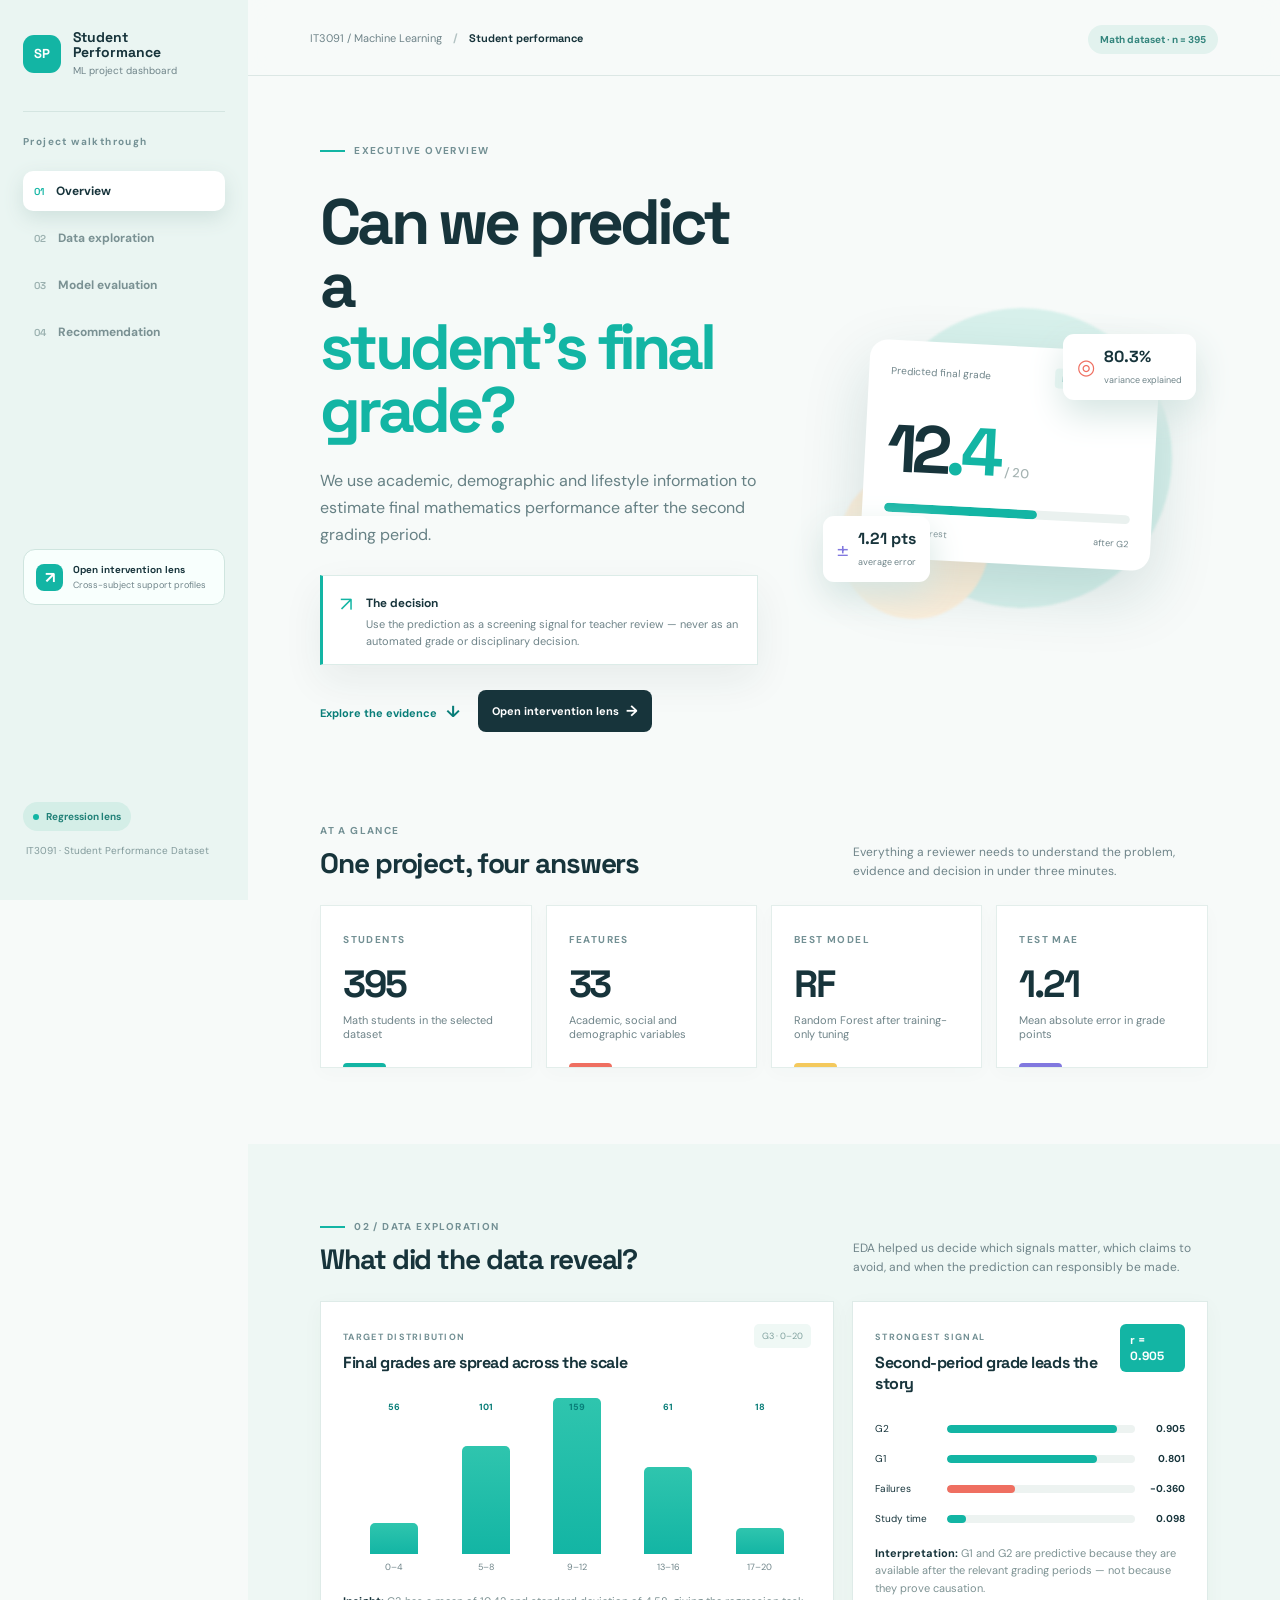
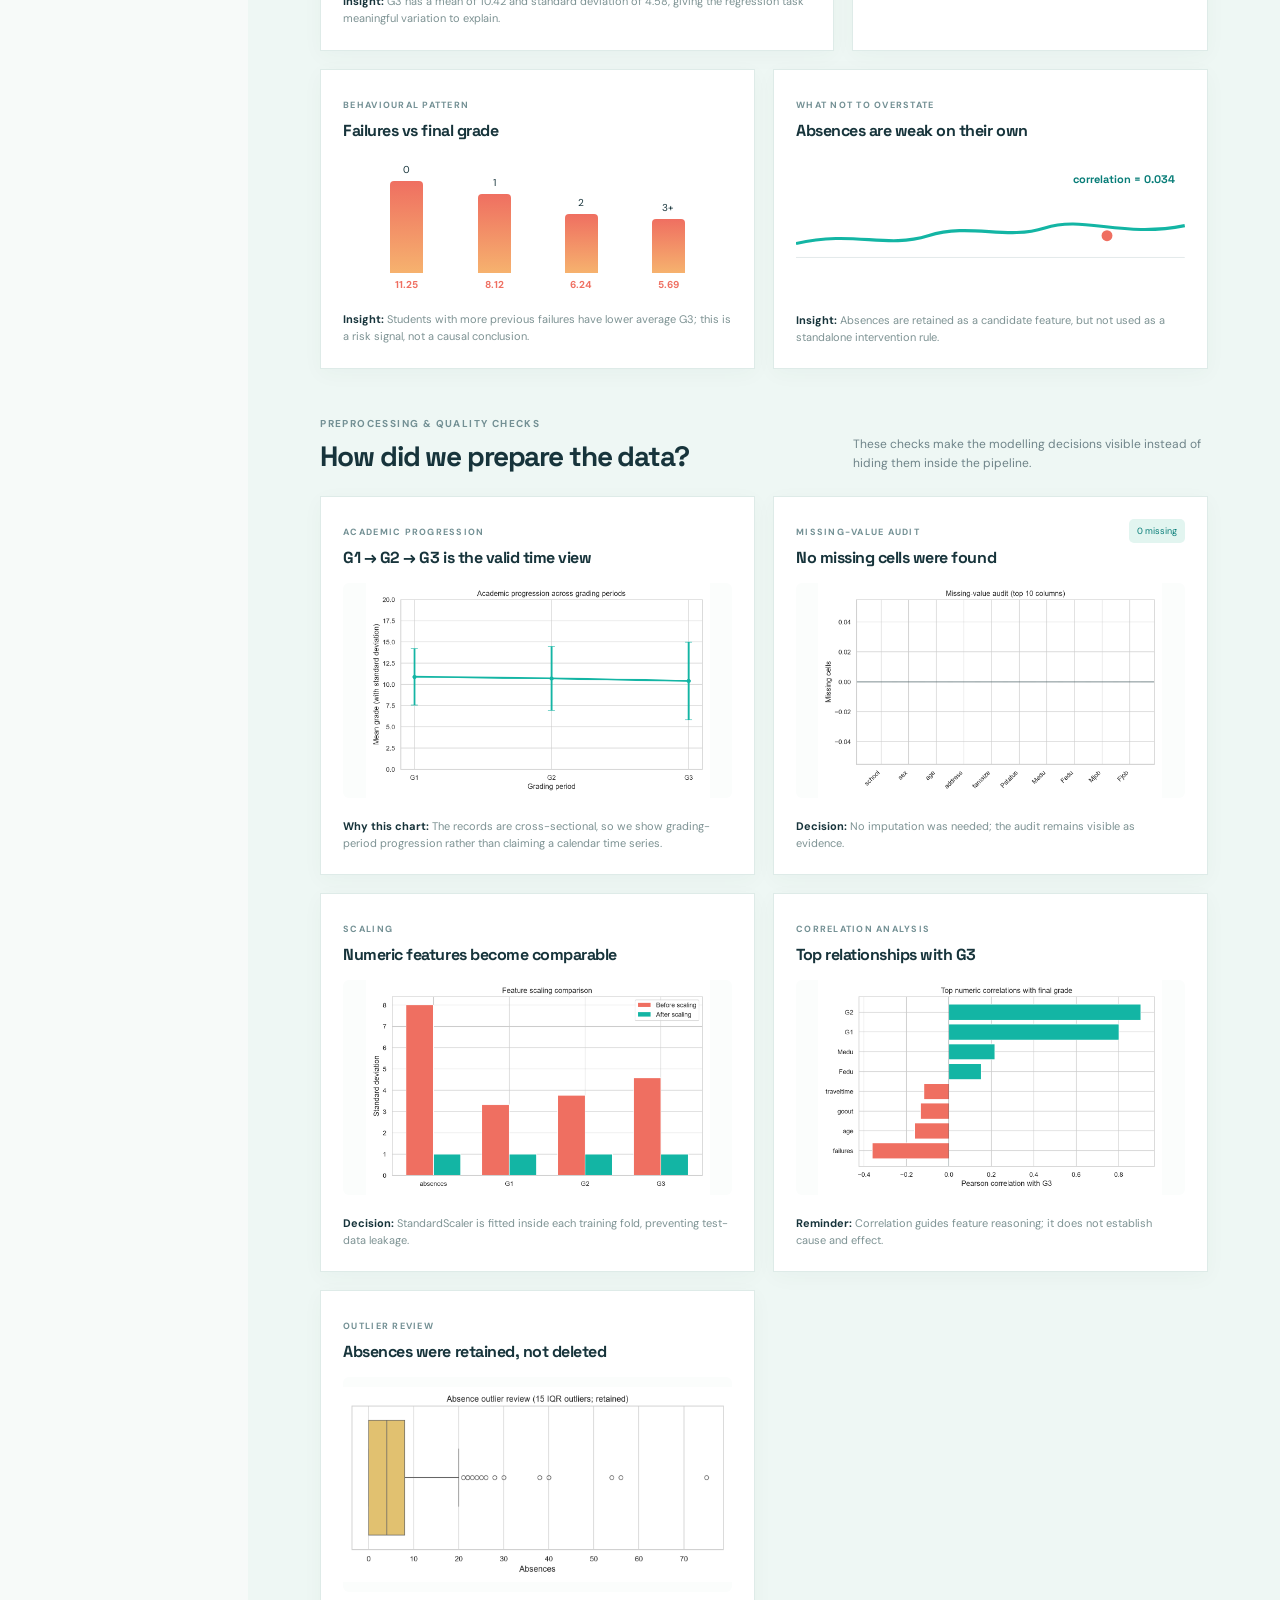
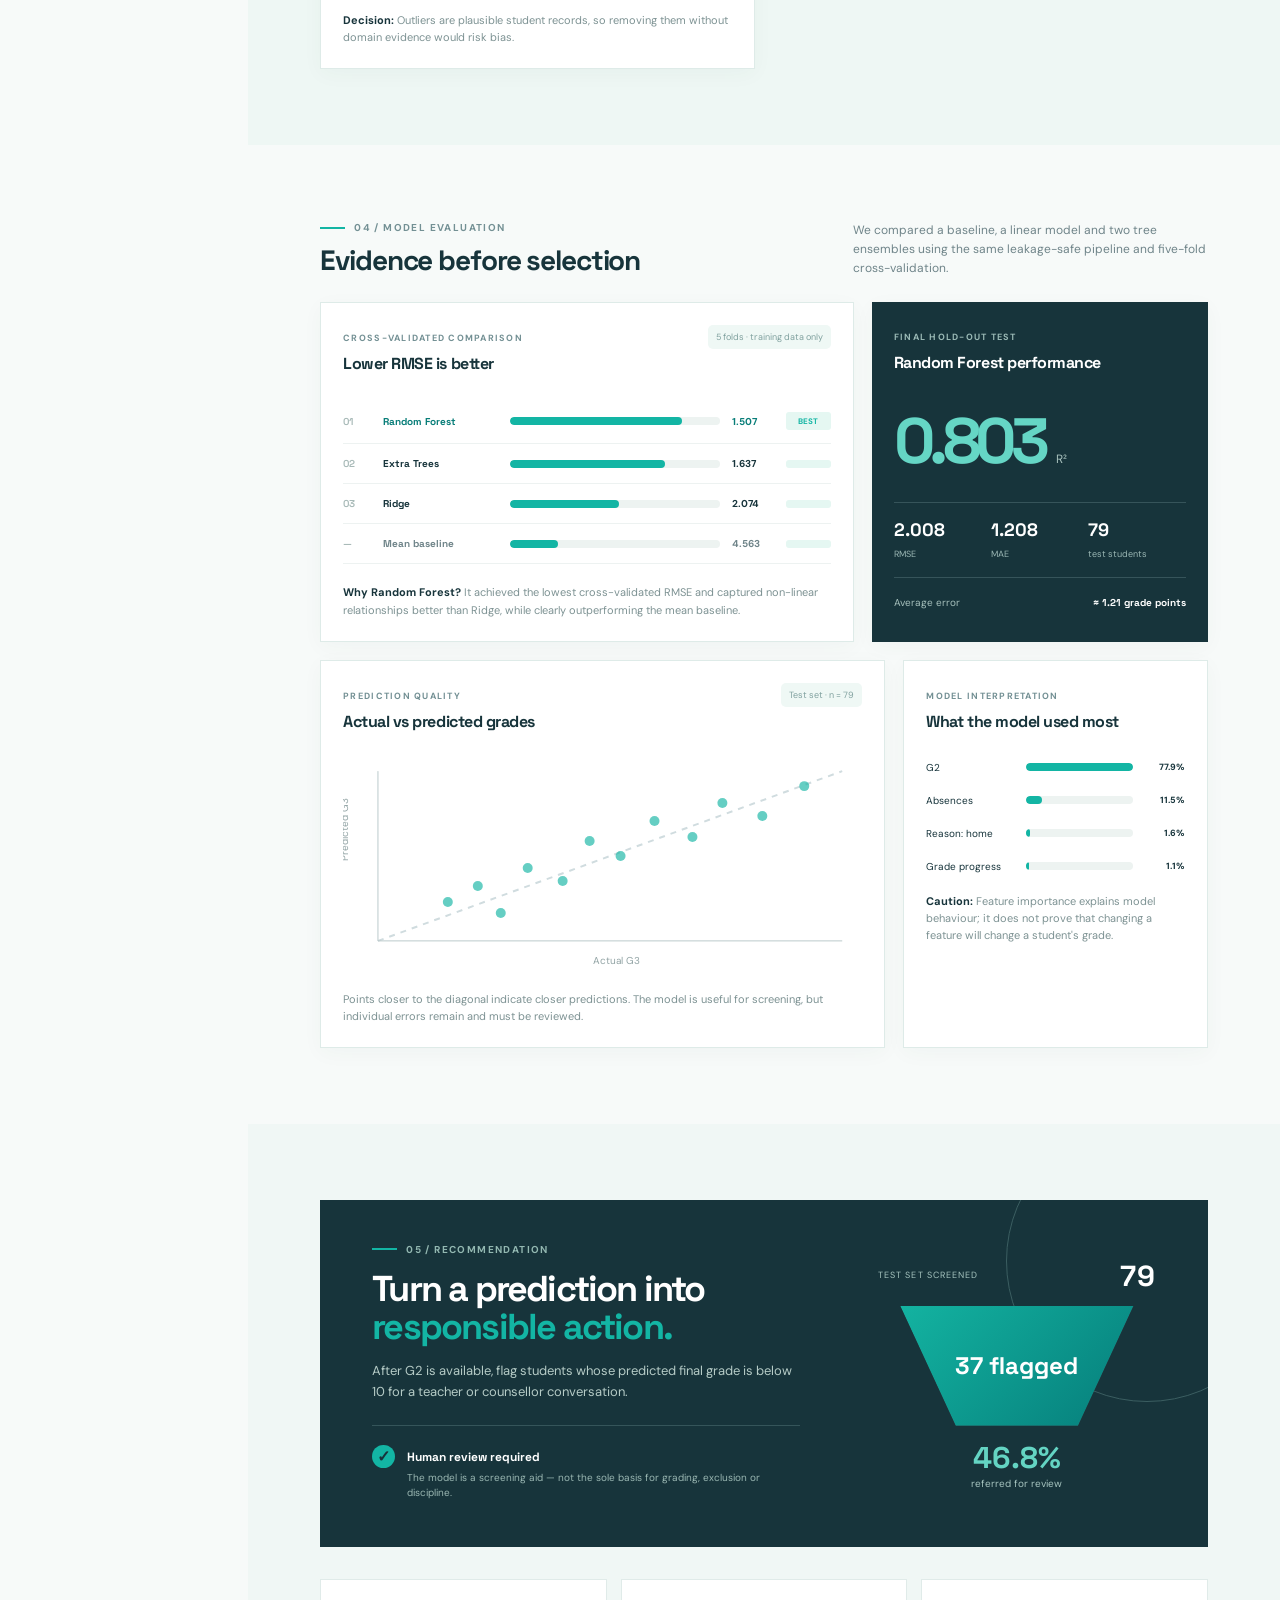
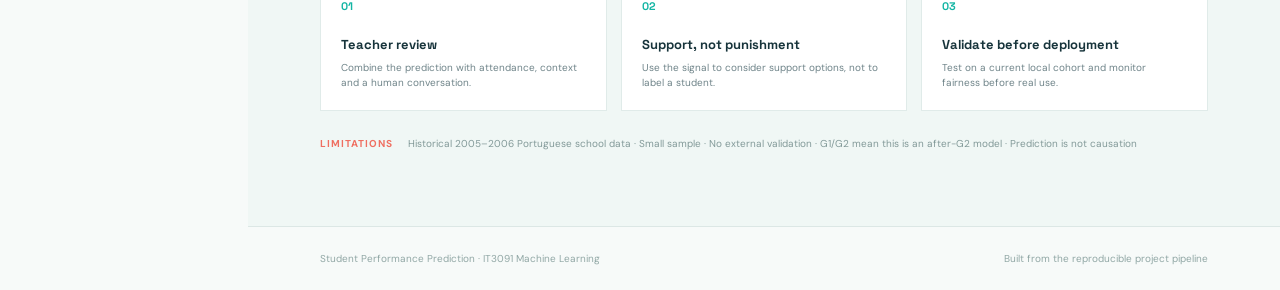
<file: website/index.html>
<!doctype html>
<html lang="en">
<head>
  <meta charset="utf-8">
  <meta name="viewport" content="width=device-width, initial-scale=1">
  <meta name="description" content="Student Performance Prediction - IT3091 machine learning project">
  <title>Student Performance | ML Project Dashboard</title>
  <link rel="preconnect" href="https://fonts.googleapis.com">
  <link rel="preconnect" href="https://fonts.gstatic.com" crossorigin>
  <link href="https://fonts.googleapis.com/css2?family=DM+Sans:wght@400;500;600;700&family=Space+Grotesk:wght@500;600;700&display=swap" rel="stylesheet">
  <link rel="stylesheet" href="styles.css">
  <link rel="stylesheet" href="enhancements.css">
</head>
<body>
  <div class="app-shell">
    <aside class="sidebar">
      <a class="brand" href="#overview" aria-label="Student Performance home">
        <span class="brand-mark">SP</span>
        <span><strong>Student<br>Performance</strong><small>ML project dashboard</small></span>
      </a>
      <div class="sidebar-rule"></div>
      <p class="nav-label">Project walkthrough</p>
      <nav class="main-nav" aria-label="Main navigation">
        <a class="nav-link active" href="#overview"><span>01</span><b>Overview</b></a>
        <a class="nav-link" href="#eda"><span>02</span><b>Data exploration</b></a>
        <a class="nav-link" href="#models"><span>03</span><b>Model evaluation</b></a>
        <a class="nav-link" href="#recommendation"><span>04</span><b>Recommendation</b></a>
      </nav>
      <a class="lens-switch" href="intervention.html"><span>↗</span><div><strong>Open intervention lens</strong><small>Cross-subject support profiles</small></div></a>
      <div class="sidebar-bottom">
        <div class="status-pill"><i></i> Regression lens</div>
        <p>IT3091 · Student Performance Dataset</p>
      </div>
    </aside>

    <main class="content">
      <header class="topbar">
        <div class="breadcrumb"><span>IT3091 / Machine Learning</span><b>/</b><strong>Student performance</strong></div>
        <div class="topbar-actions"><span class="data-badge">Math dataset · n = 395</span><button class="menu-toggle" aria-label="Open menu">☰</button></div>
      </header>

      <section id="overview" class="page-section hero-section">
        <div class="eyebrow"><span class="eyebrow-line"></span> EXECUTIVE OVERVIEW</div>
        <div class="hero-grid">
          <div class="hero-copy">
            <h1>Can we predict a<br><em>student's final grade?</em></h1>
            <p class="hero-lead">We use academic, demographic and lifestyle information to estimate final mathematics performance after the second grading period.</p>
            <div class="decision-callout">
              <span class="callout-icon">↗</span>
              <div><strong>The decision</strong><p>Use the prediction as a screening signal for teacher review — never as an automated grade or disciplinary decision.</p></div>
            </div>
            <div class="hero-actions"><a class="scroll-link" href="#eda">Explore the evidence <span>↓</span></a><a class="primary-link" href="intervention.html">Open intervention lens <span>→</span></a></div>
          </div>
          <div class="hero-visual">
            <div class="orb orb-one"></div><div class="orb orb-two"></div>
            <div class="grade-card">
              <div class="card-top"><span>Predicted final grade</span><span class="mini-status">MODEL OUTPUT</span></div>
              <div class="grade-number">12<span>.4</span><small>/ 20</small></div>
              <div class="grade-meter"><i></i></div>
              <div class="grade-card-footer"><span>Random Forest</span><span>after G2</span></div>
            </div>
            <div class="floating-stat stat-one"><span class="stat-icon">◎</span><div><strong>80.3%</strong><small>variance explained</small></div></div>
            <div class="floating-stat stat-two"><span class="stat-icon">±</span><div><strong>1.21 pts</strong><small>average error</small></div></div>
          </div>
        </div>

        <div class="section-heading">
          <div><span class="eyebrow">AT A GLANCE</span><h2>One project, four answers</h2></div>
          <p>Everything a reviewer needs to understand the problem, evidence and decision in under three minutes.</p>
        </div>
        <div class="metric-grid">
          <article class="metric-card"><span class="metric-label">STUDENTS</span><strong>395</strong><p>Math students in the selected dataset</p><span class="metric-accent accent-teal"></span></article>
          <article class="metric-card"><span class="metric-label">FEATURES</span><strong>33</strong><p>Academic, social and demographic variables</p><span class="metric-accent accent-coral"></span></article>
          <article class="metric-card"><span class="metric-label">BEST MODEL</span><strong>RF</strong><p>Random Forest after training-only tuning</p><span class="metric-accent accent-yellow"></span></article>
          <article class="metric-card"><span class="metric-label">TEST MAE</span><strong>1.21</strong><p>Mean absolute error in grade points</p><span class="metric-accent accent-purple"></span></article>
        </div>
      </section>

      <section id="eda" class="page-section tinted-section">
        <div class="section-heading section-heading-wide">
          <div><div class="eyebrow"><span class="eyebrow-line"></span> 02 / DATA EXPLORATION</div><h2>What did the data reveal?</h2></div>
          <p>EDA helped us decide which signals matter, which claims to avoid, and when the prediction can responsibly be made.</p>
        </div>
        <div class="eda-layout">
          <article class="panel chart-panel grade-distribution">
            <div class="panel-header"><div><span class="panel-kicker">TARGET DISTRIBUTION</span><h3>Final grades are spread across the scale</h3></div><span class="chart-note">G3 · 0–20</span></div>
            <div class="bar-chart" aria-label="Final grade distribution">
              <div class="bar-wrap"><i style="height:18%"></i><small>0–4</small><b>56</b></div>
              <div class="bar-wrap"><i style="height:62%"></i><small>5–8</small><b>101</b></div>
              <div class="bar-wrap"><i style="height:100%"></i><small>9–12</small><b>159</b></div>
              <div class="bar-wrap"><i style="height:50%"></i><small>13–16</small><b>61</b></div>
              <div class="bar-wrap"><i style="height:15%"></i><small>17–20</small><b>18</b></div>
            </div>
            <p class="chart-caption"><strong>Insight:</strong> G3 has a mean of 10.42 and standard deviation of 4.58, giving the regression task meaningful variation to explain.</p>
          </article>
          <article class="panel insight-panel">
            <div class="panel-header"><div><span class="panel-kicker">STRONGEST SIGNAL</span><h3>Second-period grade leads the story</h3></div><span class="signal-badge">r = 0.905</span></div>
            <div class="signal-list">
              <div><span>G2</span><div class="signal-track"><i style="width:90.5%"></i></div><b>0.905</b></div>
              <div><span>G1</span><div class="signal-track"><i style="width:80.1%"></i></div><b>0.801</b></div>
              <div><span>Failures</span><div class="signal-track negative"><i style="width:36%"></i></div><b>−0.360</b></div>
              <div><span>Study time</span><div class="signal-track"><i style="width:10%"></i></div><b>0.098</b></div>
            </div>
            <p class="chart-caption"><strong>Interpretation:</strong> G1 and G2 are predictive because they are available after the relevant grading periods — not because they prove causation.</p>
          </article>
        </div>
        <div class="eda-grid-two">
          <article class="panel compact-chart"><div class="panel-header"><div><span class="panel-kicker">BEHAVIOURAL PATTERN</span><h3>Failures vs final grade</h3></div></div><div class="dot-bars"><div><span>0</span><i style="height:84%"></i><b>11.25</b></div><div><span>1</span><i style="height:61%"></i><b>8.12</b></div><div><span>2</span><i style="height:46%"></i><b>6.24</b></div><div><span>3+</span><i style="height:42%"></i><b>5.69</b></div></div><p class="chart-caption"><strong>Insight:</strong> Students with more previous failures have lower average G3; this is a risk signal, not a causal conclusion.</p></article>
          <article class="panel compact-chart"><div class="panel-header"><div><span class="panel-kicker">WHAT NOT TO OVERSTATE</span><h3>Absences are weak on their own</h3></div></div><div class="mini-line-chart"><svg viewBox="0 0 500 125" role="img" aria-label="Weak absence relationship"><path d="M0 85 C75 68 115 92 170 75 S270 81 320 65 S420 78 500 62" fill="none" stroke="#13b5a4" stroke-width="4"/><line x1="0" y1="103" x2="500" y2="103" stroke="#dce4e5"/><circle cx="400" cy="75" r="7" fill="#ef6f61"/></svg><span class="corr-label">correlation = 0.034</span></div><p class="chart-caption"><strong>Insight:</strong> Absences are retained as a candidate feature, but not used as a standalone intervention rule.</p></article>
        </div>
        <div class="section-heading extra-heading"><div><span class="eyebrow">PREPROCESSING &amp; QUALITY CHECKS</span><h2>How did we prepare the data?</h2></div><p>These checks make the modelling decisions visible instead of hiding them inside the pipeline.</p></div>
        <div class="visual-grid">
          <article class="panel visual-card"><div class="panel-header"><div><span class="panel-kicker">ACADEMIC PROGRESSION</span><h3>G1 → G2 → G3 is the valid time view</h3></div></div><img src="../student-performance-regression/EDA/outputs/academic_progression.png" alt="Academic progression from G1 to G3"><p class="chart-caption"><strong>Why this chart:</strong> The records are cross-sectional, so we show grading-period progression rather than claiming a calendar time series.</p></article>
          <article class="panel visual-card"><div class="panel-header"><div><span class="panel-kicker">MISSING-VALUE AUDIT</span><h3>No missing cells were found</h3></div><span class="audit-badge">0 missing</span></div><img src="../student-performance-regression/EDA/outputs/missing_values_analysis.png" alt="Missing value audit showing zero missing cells"><p class="chart-caption"><strong>Decision:</strong> No imputation was needed; the audit remains visible as evidence.</p></article>
          <article class="panel visual-card"><div class="panel-header"><div><span class="panel-kicker">SCALING</span><h3>Numeric features become comparable</h3></div></div><img src="../student-performance-regression/EDA/outputs/feature_scaling_comparison.png" alt="Before and after feature scaling comparison"><p class="chart-caption"><strong>Decision:</strong> StandardScaler is fitted inside each training fold, preventing test-data leakage.</p></article>
          <article class="panel visual-card"><div class="panel-header"><div><span class="panel-kicker">CORRELATION ANALYSIS</span><h3>Top relationships with G3</h3></div></div><img src="../student-performance-regression/EDA/outputs/top_correlations.png" alt="Top numeric correlations with final grade"><p class="chart-caption"><strong>Reminder:</strong> Correlation guides feature reasoning; it does not establish cause and effect.</p></article>
          <article class="panel visual-card"><div class="panel-header"><div><span class="panel-kicker">OUTLIER REVIEW</span><h3>Absences were retained, not deleted</h3></div></div><img src="../student-performance-regression/EDA/outputs/absences_outlier_analysis.png" alt="Absences outlier analysis"><p class="chart-caption"><strong>Decision:</strong> Outliers are plausible student records, so removing them without domain evidence would risk bias.</p></article>
        </div>
      </section>

      <section id="models" class="page-section">
        <div class="section-heading section-heading-wide">
          <div><div class="eyebrow"><span class="eyebrow-line"></span> 04 / MODEL EVALUATION</div><h2>Evidence before selection</h2></div>
          <p>We compared a baseline, a linear model and two tree ensembles using the same leakage-safe pipeline and five-fold cross-validation.</p>
        </div>
        <div class="model-layout">
          <article class="panel model-table-panel"><div class="panel-header"><div><span class="panel-kicker">CROSS-VALIDATED COMPARISON</span><h3>Lower RMSE is better</h3></div><span class="cv-badge">5 folds · training data only</span></div><div class="model-rows">
            <div class="model-row best"><span class="rank">01</span><strong>Random Forest</strong><div class="model-bar"><i style="width:82%"></i></div><b>1.507</b><em>BEST</em></div>
            <div class="model-row"><span class="rank">02</span><strong>Extra Trees</strong><div class="model-bar"><i style="width:74%"></i></div><b>1.637</b><em></em></div>
            <div class="model-row"><span class="rank">03</span><strong>Ridge</strong><div class="model-bar"><i style="width:52%"></i></div><b>2.074</b><em></em></div>
            <div class="model-row baseline"><span class="rank">—</span><strong>Mean baseline</strong><div class="model-bar"><i style="width:23%"></i></div><b>4.563</b><em></em></div>
          </div><p class="chart-caption"><strong>Why Random Forest?</strong> It achieved the lowest cross-validated RMSE and captured non-linear relationships better than Ridge, while clearly outperforming the mean baseline.</p></article>
          <article class="panel score-panel"><span class="panel-kicker">FINAL HOLD-OUT TEST</span><h3>Random Forest performance</h3><div class="score-main">0.803 <small>R²</small></div><div class="score-items"><span><b>2.008</b><small>RMSE</small></span><span><b>1.208</b><small>MAE</small></span><span><b>79</b><small>test students</small></span></div><div class="confidence-line"><span>Average error</span><strong>≈ 1.21 grade points</strong></div></article>
        </div>
        <div class="evaluation-grid">
          <article class="panel predicted-panel"><div class="panel-header"><div><span class="panel-kicker">PREDICTION QUALITY</span><h3>Actual vs predicted grades</h3></div><span class="chart-note">Test set · n = 79</span></div><div class="scatter"><svg viewBox="0 0 520 220" role="img" aria-label="Actual versus predicted grades"><line x1="35" y1="190" x2="500" y2="20" stroke="#d0dcdf" stroke-width="2" stroke-dasharray="6 6"/><line x1="35" y1="190" x2="500" y2="190" stroke="#bbcacc"/><line x1="35" y1="190" x2="35" y2="20" stroke="#bbcacc"/><g fill="#13b5a4" opacity=".65"><circle cx="105" cy="151" r="5"/><circle cx="135" cy="135" r="5"/><circle cx="158" cy="162" r="5"/><circle cx="185" cy="117" r="5"/><circle cx="220" cy="130" r="5"/><circle cx="247" cy="90" r="5"/><circle cx="278" cy="105" r="5"/><circle cx="312" cy="70" r="5"/><circle cx="350" cy="86" r="5"/><circle cx="380" cy="52" r="5"/><circle cx="420" cy="65" r="5"/><circle cx="462" cy="35" r="5"/></g><text x="250" y="213">Actual G3</text><text x="5" y="110" transform="rotate(-90 5 110)">Predicted G3</text></svg></div><p class="chart-caption">Points closer to the diagonal indicate closer predictions. The model is useful for screening, but individual errors remain and must be reviewed.</p></article>
          <article class="panel feature-panel"><div class="panel-header"><div><span class="panel-kicker">MODEL INTERPRETATION</span><h3>What the model used most</h3></div></div><div class="feature-list"><div><span>G2</span><div><i style="width:100%"></i></div><b>77.9%</b></div><div><span>Absences</span><div><i style="width:15%"></i></div><b>11.5%</b></div><div><span>Reason: home</span><div><i style="width:3%"></i></div><b>1.6%</b></div><div><span>Grade progress</span><div><i style="width:2%"></i></div><b>1.1%</b></div></div><p class="chart-caption"><strong>Caution:</strong> Feature importance explains model behaviour; it does not prove that changing a feature will change a student's grade.</p></article>
        </div>
      </section>

      <section id="recommendation" class="page-section recommendation-section">
        <div class="recommendation-card">
          <div class="recommendation-copy"><div class="eyebrow"><span class="eyebrow-line"></span> 05 / RECOMMENDATION</div><h2>Turn a prediction into<br><em>responsible action.</em></h2><p>After G2 is available, flag students whose predicted final grade is below 10 for a teacher or counsellor conversation.</p><div class="recommendation-rule"><span class="rule-icon">✓</span><div><strong>Human review required</strong><p>The model is a screening aid — not the sole basis for grading, exclusion or discipline.</p></div></div></div>
          <div class="funnel"><div class="funnel-top"><span>TEST SET SCREENED</span><strong>79</strong></div><div class="funnel-shape"><div class="funnel-fill"></div><span>37 flagged</span></div><div class="funnel-bottom"><strong>46.8%</strong><span>referred for review</span></div></div>
        </div>
        <div class="next-steps"><div><span class="step-number">01</span><strong>Teacher review</strong><p>Combine the prediction with attendance, context and a human conversation.</p></div><div><span class="step-number">02</span><strong>Support, not punishment</strong><p>Use the signal to consider support options, not to label a student.</p></div><div><span class="step-number">03</span><strong>Validate before deployment</strong><p>Test on a current local cohort and monitor fairness before real use.</p></div></div>
        <div class="footnote"><span>LIMITATIONS</span> Historical 2005–2006 Portuguese school data · Small sample · No external validation · G1/G2 mean this is an after-G2 model · Prediction is not causation</div>
      </section>
      <footer><span>Student Performance Prediction · IT3091 Machine Learning</span><span>Built from the reproducible project pipeline</span></footer>
    </main>
  </div>
  <script src="app.js"></script>
</body>
</html>
</file>
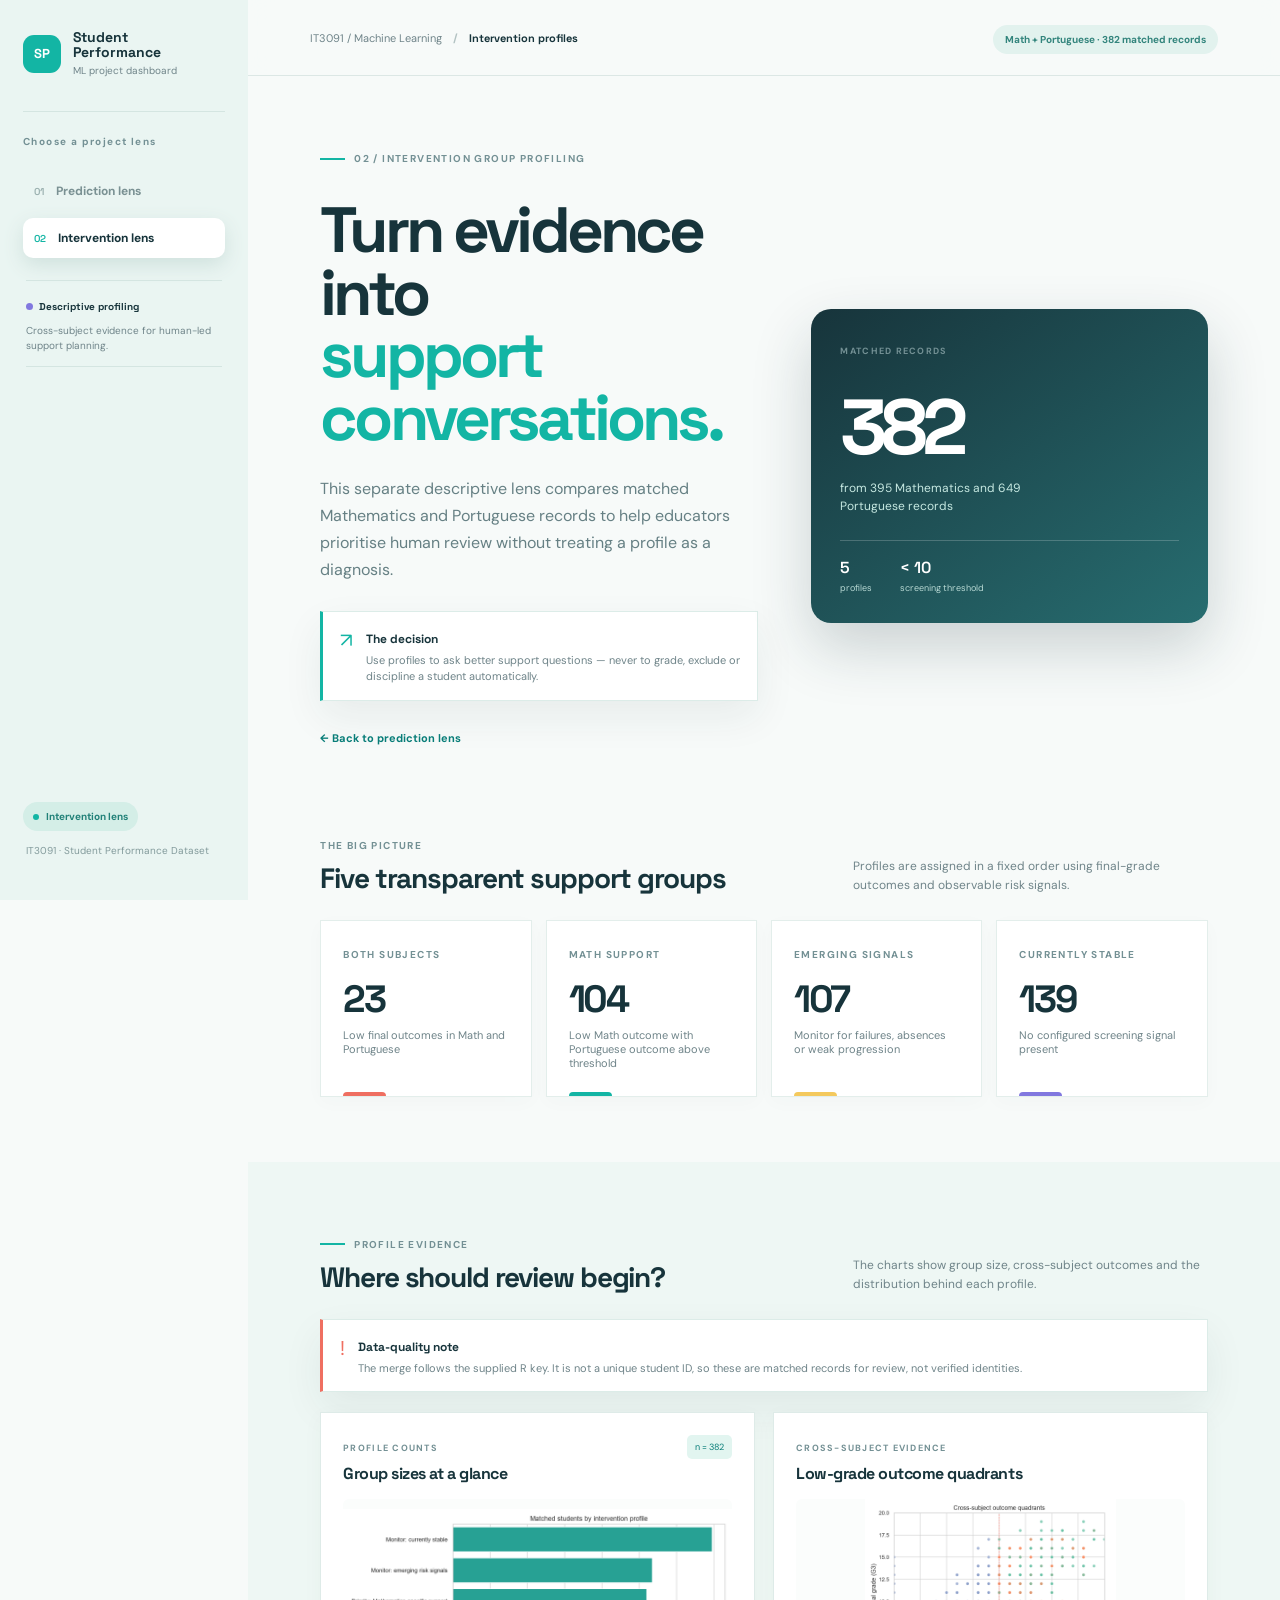
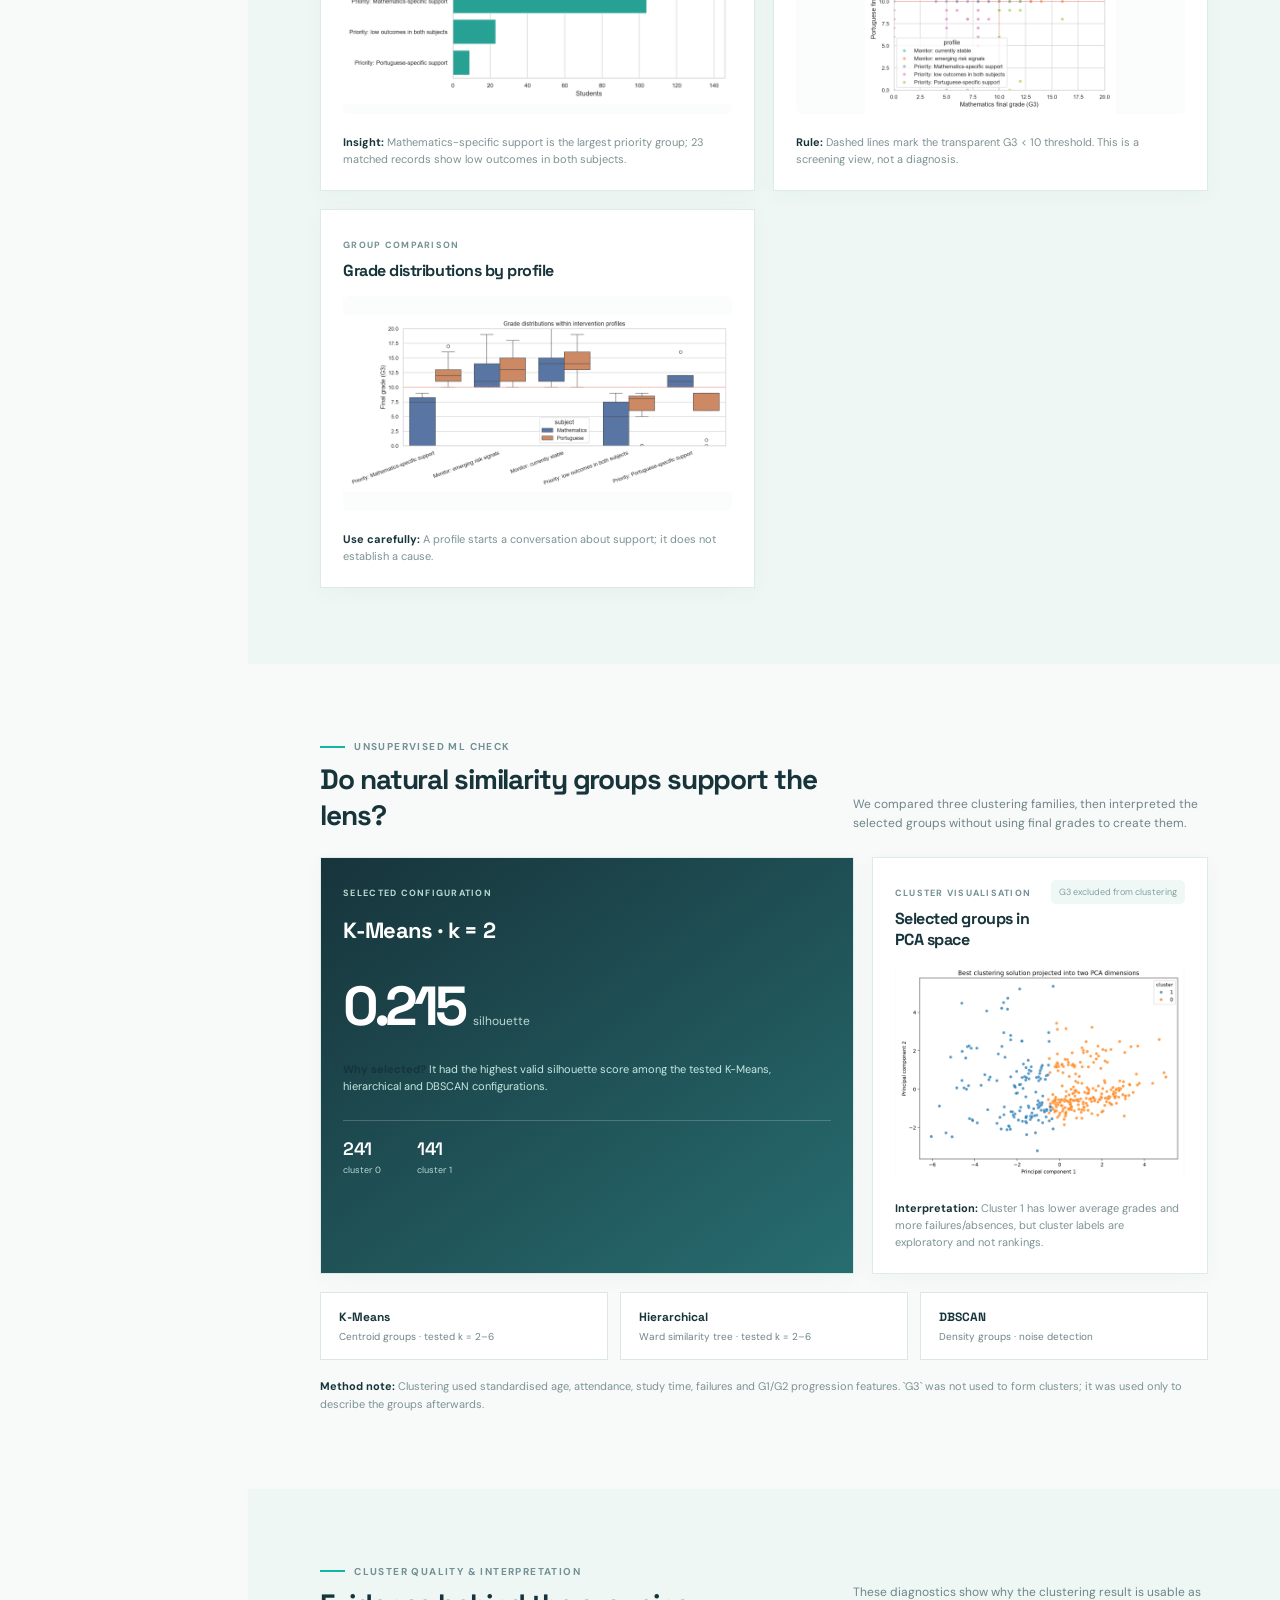
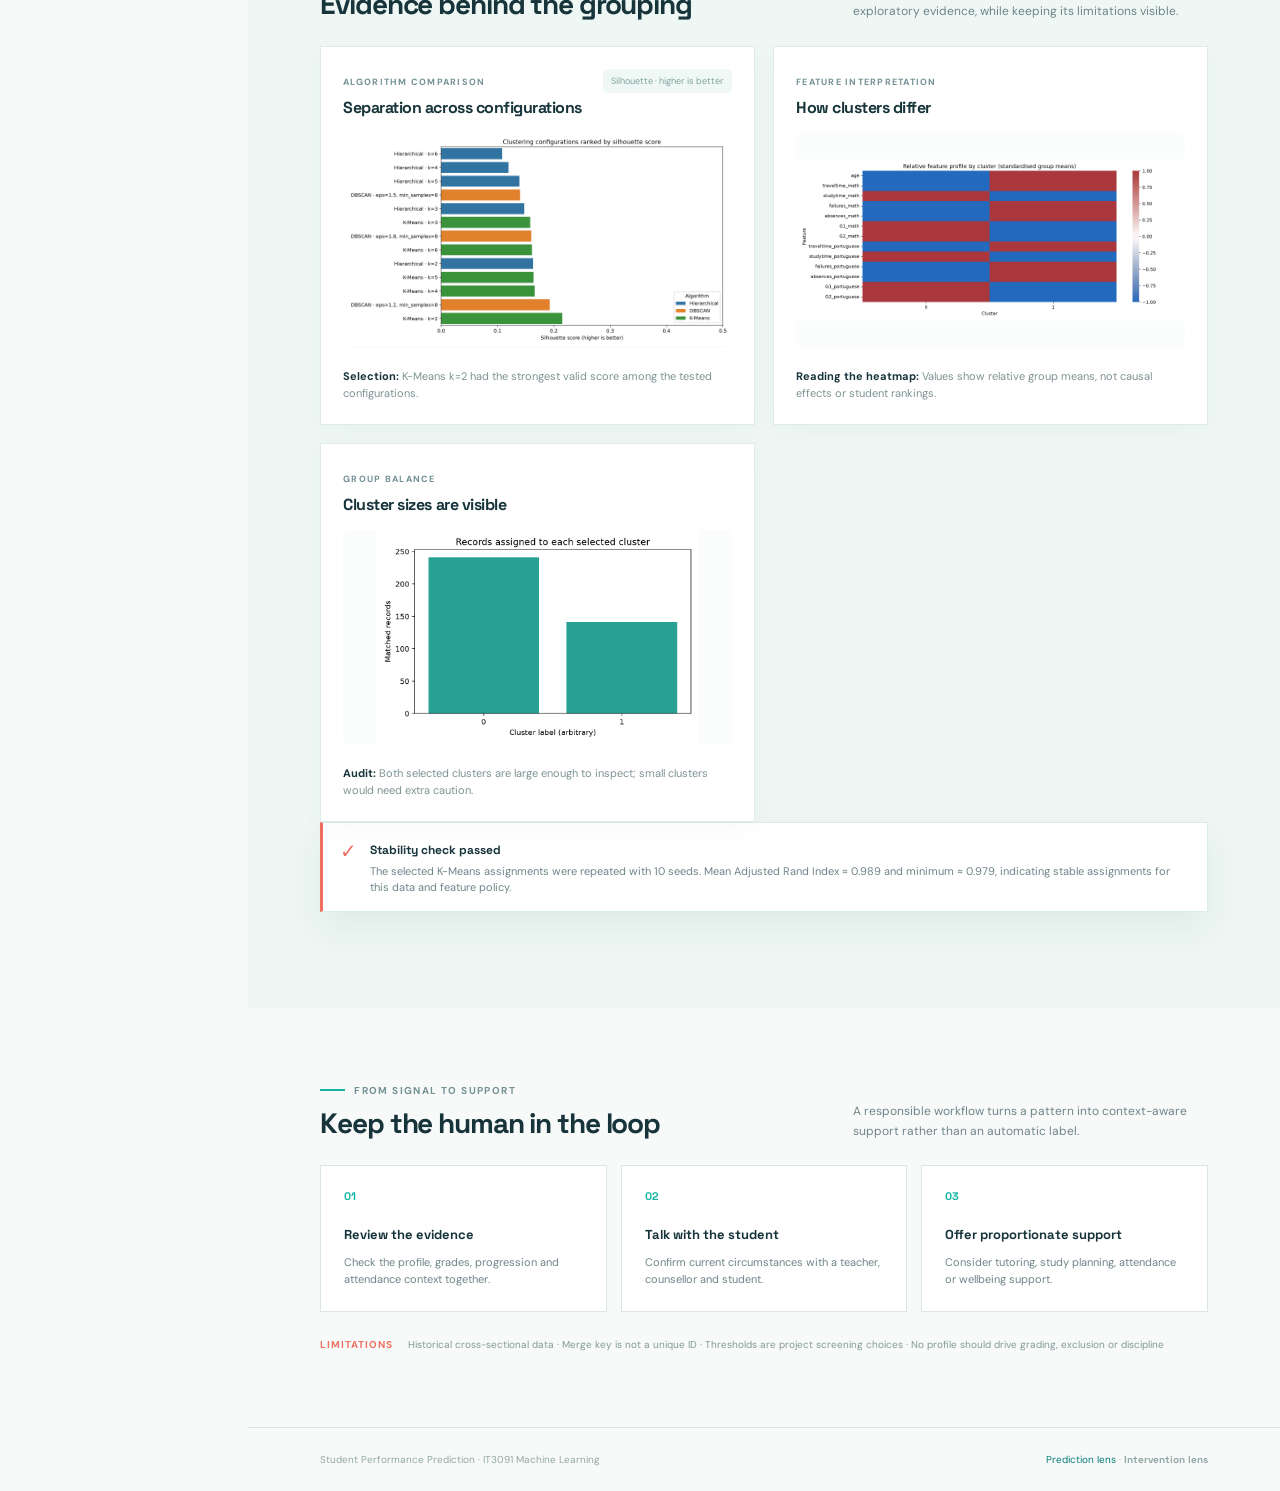
<file: website/intervention.html>
<!doctype html>
<html lang="en">
<head>
  <meta charset="utf-8">
  <meta name="viewport" content="width=device-width, initial-scale=1">
  <meta name="description" content="Intervention group profiling lens for the Student Performance ML project">
  <title>Intervention Profiles | Student Performance</title>
  <link rel="preconnect" href="https://fonts.googleapis.com">
  <link rel="preconnect" href="https://fonts.gstatic.com" crossorigin>
  <link href="https://fonts.googleapis.com/css2?family=DM+Sans:wght@400;500;600;700&family=Space+Grotesk:wght@500;600;700&display=swap" rel="stylesheet">
  <link rel="stylesheet" href="styles.css">
  <link rel="stylesheet" href="enhancements.css">
</head>
<body>
  <div class="app-shell">
    <aside class="sidebar">
      <a class="brand" href="index.html#overview" aria-label="Student Performance home">
        <span class="brand-mark">SP</span>
        <span><strong>Student<br>Performance</strong><small>ML project dashboard</small></span>
      </a>
      <div class="sidebar-rule"></div>
      <p class="nav-label">Choose a project lens</p>
      <nav class="main-nav" aria-label="Project lenses">
        <a class="nav-link" href="index.html#overview"><span>01</span><b>Prediction lens</b></a>
        <a class="nav-link active" href="#profiles"><span>02</span><b>Intervention lens</b></a>
      </nav>
      <div class="lens-summary"><span class="lens-dot"></span><strong>Descriptive profiling</strong><p>Cross-subject evidence for human-led support planning.</p></div>
      <div class="sidebar-bottom">
        <div class="status-pill"><i></i> Intervention lens</div>
        <p>IT3091 · Student Performance Dataset</p>
      </div>
    </aside>
    <main class="content">
      <header class="topbar">
        <div class="breadcrumb"><span>IT3091 / Machine Learning</span><b>/</b><strong>Intervention profiles</strong></div>
        <div class="topbar-actions"><span class="data-badge">Math + Portuguese · 382 matched records</span><button class="menu-toggle" aria-label="Open menu">☰</button></div>
      </header>
      <section id="profiles" class="page-section intervention-hero">
        <div class="eyebrow"><span class="eyebrow-line"></span> 02 / INTERVENTION GROUP PROFILING</div>
        <div class="hero-grid">
          <div class="hero-copy">
            <h1>Turn evidence into<br><em>support conversations.</em></h1>
            <p class="hero-lead">This separate descriptive lens compares matched Mathematics and Portuguese records to help educators prioritise human review without treating a profile as a diagnosis.</p>
            <div class="decision-callout"><span class="callout-icon">↗</span><div><strong>The decision</strong><p>Use profiles to ask better support questions — never to grade, exclude or discipline a student automatically.</p></div></div>
            <a class="back-link" href="index.html#overview">← Back to prediction lens</a>
          </div>
          <div class="profile-hero-card">
            <span class="panel-kicker">MATCHED RECORDS</span>
            <strong>382</strong>
            <p>from 395 Mathematics and 649 Portuguese records</p>
            <div class="profile-mini-stats"><span><b>5</b><small>profiles</small></span><span><b>&lt; 10</b><small>screening threshold</small></span></div>
          </div>
        </div>
        <div class="section-heading"><div><span class="eyebrow">THE BIG PICTURE</span><h2>Five transparent support groups</h2></div><p>Profiles are assigned in a fixed order using final-grade outcomes and observable risk signals.</p></div>
        <div class="metric-grid profile-metrics">
          <article class="metric-card"><span class="metric-label">BOTH SUBJECTS</span><strong>23</strong><p>Low final outcomes in Math and Portuguese</p><span class="metric-accent accent-coral"></span></article>
          <article class="metric-card"><span class="metric-label">MATH SUPPORT</span><strong>104</strong><p>Low Math outcome with Portuguese outcome above threshold</p><span class="metric-accent accent-teal"></span></article>
          <article class="metric-card"><span class="metric-label">EMERGING SIGNALS</span><strong>107</strong><p>Monitor for failures, absences or weak progression</p><span class="metric-accent accent-yellow"></span></article>
          <article class="metric-card"><span class="metric-label">CURRENTLY STABLE</span><strong>139</strong><p>No configured screening signal present</p><span class="metric-accent accent-purple"></span></article>
        </div>
      </section>
      <section class="page-section tinted-section">
        <div class="section-heading section-heading-wide"><div><div class="eyebrow"><span class="eyebrow-line"></span> PROFILE EVIDENCE</div><h2>Where should review begin?</h2></div><p>The charts show group size, cross-subject outcomes and the distribution behind each profile.</p></div>
        <div class="decision-callout profile-warning"><span class="callout-icon">!</span><div><strong>Data-quality note</strong><p>The merge follows the supplied R key. It is not a unique student ID, so these are matched records for review, not verified identities.</p></div></div>
        <div class="visual-grid">
          <article class="panel visual-card"><div class="panel-header"><div><span class="panel-kicker">PROFILE COUNTS</span><h3>Group sizes at a glance</h3></div><span class="audit-badge">n = 382</span></div><img src="../intervention-group-profiling/outputs/intervention_profile_counts.png" alt="Counts of intervention profiles"><p class="chart-caption"><strong>Insight:</strong> Mathematics-specific support is the largest priority group; 23 matched records show low outcomes in both subjects.</p></article>
          <article class="panel visual-card"><div class="panel-header"><div><span class="panel-kicker">CROSS-SUBJECT EVIDENCE</span><h3>Low-grade outcome quadrants</h3></div></div><img src="../intervention-group-profiling/outputs/cross_subject_risk_quadrants.png" alt="Mathematics and Portuguese grade risk quadrants"><p class="chart-caption"><strong>Rule:</strong> Dashed lines mark the transparent G3 &lt; 10 threshold. This is a screening view, not a diagnosis.</p></article>
          <article class="panel visual-card"><div class="panel-header"><div><span class="panel-kicker">GROUP COMPARISON</span><h3>Grade distributions by profile</h3></div></div><img src="../intervention-group-profiling/outputs/profile_grade_distributions.png" alt="Grade distributions within intervention profiles"><p class="chart-caption"><strong>Use carefully:</strong> A profile starts a conversation about support; it does not establish a cause.</p></article>
        </div>
      </section>
      <section class="page-section">
        <div class="section-heading section-heading-wide"><div><div class="eyebrow"><span class="eyebrow-line"></span> UNSUPERVISED ML CHECK</div><h2>Do natural similarity groups support the lens?</h2></div><p>We compared three clustering families, then interpreted the selected groups without using final grades to create them.</p></div>
        <div class="model-layout cluster-layout">
          <article class="panel cluster-highlight"><span class="panel-kicker">SELECTED CONFIGURATION</span><h3>K-Means · k = 2</h3><div class="score-main">0.215 <small>silhouette</small></div><p class="chart-caption"><strong>Why selected?</strong> It had the highest valid silhouette score among the tested K-Means, hierarchical and DBSCAN configurations.</p><div class="cluster-stat-row"><span><b>241</b><small>cluster 0</small></span><span><b>141</b><small>cluster 1</small></span></div></article>
          <article class="panel visual-card"><div class="panel-header"><div><span class="panel-kicker">CLUSTER VISUALISATION</span><h3>Selected groups in PCA space</h3></div><span class="chart-note">G3 excluded from clustering</span></div><img src="../intervention-group-profiling/outputs/cluster_pca_visualization.png" alt="Selected student clusters projected into two PCA dimensions"><p class="chart-caption"><strong>Interpretation:</strong> Cluster 1 has lower average grades and more failures/absences, but cluster labels are exploratory and not rankings.</p></article>
        </div>
        <div class="algorithm-strip"><div><strong>K-Means</strong><span>Centroid groups · tested k = 2–6</span></div><div><strong>Hierarchical</strong><span>Ward similarity tree · tested k = 2–6</span></div><div><strong>DBSCAN</strong><span>Density groups · noise detection</span></div></div>
        <p class="chart-caption cluster-note"><strong>Method note:</strong> Clustering used standardised age, attendance, study time, failures and G1/G2 progression features. `G3` was not used to form clusters; it was used only to describe the groups afterwards.</p>
      </section>
      <section class="page-section tinted-section">
        <div class="section-heading section-heading-wide"><div><div class="eyebrow"><span class="eyebrow-line"></span> CLUSTER QUALITY &amp; INTERPRETATION</div><h2>Evidence behind the grouping</h2></div><p>These diagnostics show why the clustering result is usable as exploratory evidence, while keeping its limitations visible.</p></div>
        <div class="visual-grid cluster-visual-grid">
          <article class="panel visual-card"><div class="panel-header"><div><span class="panel-kicker">ALGORITHM COMPARISON</span><h3>Separation across configurations</h3></div><span class="chart-note">Silhouette · higher is better</span></div><img src="../intervention-group-profiling/outputs/clustering_algorithm_comparison.png" alt="Silhouette scores for clustering configurations"><p class="chart-caption"><strong>Selection:</strong> K-Means k=2 had the strongest valid score among the tested configurations.</p></article>
          <article class="panel visual-card"><div class="panel-header"><div><span class="panel-kicker">FEATURE INTERPRETATION</span><h3>How clusters differ</h3></div></div><img src="../intervention-group-profiling/outputs/cluster_feature_heatmap.png" alt="Standardised feature profiles by cluster"><p class="chart-caption"><strong>Reading the heatmap:</strong> Values show relative group means, not causal effects or student rankings.</p></article>
          <article class="panel visual-card"><div class="panel-header"><div><span class="panel-kicker">GROUP BALANCE</span><h3>Cluster sizes are visible</h3></div></div><img src="../intervention-group-profiling/outputs/cluster_sizes.png" alt="Number of records assigned to each cluster"><p class="chart-caption"><strong>Audit:</strong> Both selected clusters are large enough to inspect; small clusters would need extra caution.</p></article>
        </div>
        <div class="decision-callout profile-warning"><span class="callout-icon">✓</span><div><strong>Stability check passed</strong><p>The selected K-Means assignments were repeated with 10 seeds. Mean Adjusted Rand Index ≈ 0.989 and minimum ≈ 0.979, indicating stable assignments for this data and feature policy.</p></div></div>
      </section>
      <section class="page-section">
        <div class="section-heading section-heading-wide"><div><div class="eyebrow"><span class="eyebrow-line"></span> FROM SIGNAL TO SUPPORT</div><h2>Keep the human in the loop</h2></div><p>A responsible workflow turns a pattern into context-aware support rather than an automatic label.</p></div>
        <div class="next-steps profile-steps">
          <div><span class="step-number">01</span><strong>Review the evidence</strong><p>Check the profile, grades, progression and attendance context together.</p></div>
          <div><span class="step-number">02</span><strong>Talk with the student</strong><p>Confirm current circumstances with a teacher, counsellor and student.</p></div>
          <div><span class="step-number">03</span><strong>Offer proportionate support</strong><p>Consider tutoring, study planning, attendance or wellbeing support.</p></div>
        </div>
        <div class="footnote"><span>LIMITATIONS</span> Historical cross-sectional data · Merge key is not a unique ID · Thresholds are project screening choices · No profile should drive grading, exclusion or discipline</div>
      </section>
      <footer><span>Student Performance Prediction · IT3091 Machine Learning</span><span><a href="index.html">Prediction lens</a> · <strong>Intervention lens</strong></span></footer>
    </main>
  </div>
  <script src="app.js"></script>
</body>
</html>
</file>
<file: website/styles.css>
:root{--ink:#17343b;--muted:#6f8489;--paper:#f7faf9;--white:#fff;--teal:#13b5a4;--teal-dark:#087d78;--coral:#ef6f61;--yellow:#f4c95d;--purple:#8178df;--line:#dce7e5;--shadow:0 16px 40px rgba(23,52,59,.07)}
*{box-sizing:border-box}html{scroll-behavior:smooth}body{margin:0;background:var(--paper);color:var(--ink);font-family:"DM Sans",sans-serif}h1,h2,h3,strong{font-family:"Space Grotesk",sans-serif}h1,h2,h3,p{margin-top:0}.app-shell{display:flex;min-height:100vh}.sidebar{width:248px;position:fixed;inset:0 auto 0 0;background:#eaf5f2;padding:30px 23px;display:flex;flex-direction:column;z-index:5}.brand{display:flex;gap:12px;align-items:center;color:var(--ink);text-decoration:none}.brand-mark{width:38px;height:38px;border-radius:11px;background:var(--teal);color:white;display:grid;place-items:center;font-family:"Space Grotesk";font-weight:700;font-size:13px}.brand strong{display:block;font-size:14px;line-height:1.05}.brand small{display:block;color:var(--muted);font-size:10px;margin-top:5px}.sidebar-rule{height:1px;background:#d4e5e1;margin:34px 0 23px}.nav-label,.metric-label,.panel-kicker,.eyebrow{font-size:10px;letter-spacing:.14em;font-weight:700;color:#739094}.main-nav{display:grid;gap:7px;margin-top:13px}.nav-link{display:flex;align-items:center;gap:12px;text-decoration:none;color:#7a9193;padding:12px 11px;border-radius:10px;font-size:12px}.nav-link span{font:600 10px "Space Grotesk";color:#9ab0af}.nav-link.active,.nav-link:hover{background:var(--white);color:var(--ink);box-shadow:0 7px 20px #cfe1dd}.nav-link.active span{color:var(--teal)}.sidebar-bottom{margin-top:auto}.status-pill{display:inline-flex;gap:7px;align-items:center;background:#d4eee7;color:#218178;font-size:10px;font-weight:700;padding:8px 10px;border-radius:99px}.status-pill i{width:6px;height:6px;background:var(--teal);border-radius:50%}.sidebar-bottom p{font-size:10px;color:#829a9b;line-height:1.5;margin:12px 3px}.content{margin-left:248px;width:calc(100% - 248px)}.topbar{height:76px;padding:0 6%;display:flex;justify-content:space-between;align-items:center;border-bottom:1px solid var(--line);background:rgba(247,250,249,.9);position:sticky;top:0;z-index:4;backdrop-filter:blur(12px)}.breadcrumb{font-size:11px;color:var(--muted);display:flex;gap:11px}.breadcrumb b{color:#b2c2c2}.breadcrumb strong{color:var(--ink);font-size:11px}.data-badge{background:#e2f2ee;color:#32847c;padding:8px 12px;border-radius:99px;font-size:10px;font-weight:700}.menu-toggle{display:none;border:0;background:transparent;font-size:20px;color:var(--ink)}.page-section{padding:76px 7%;max-width:1440px;margin:auto}.hero-section{padding-top:68px}.eyebrow{display:flex;align-items:center;gap:9px}.eyebrow-line{display:inline-block;width:25px;height:2px;background:var(--teal)}.hero-grid{display:grid;grid-template-columns:1.05fr .95fr;gap:6%;align-items:center;padding:20px 0 92px}.hero-copy h1{font-size:clamp(40px,5vw,72px);line-height:.98;letter-spacing:-.06em;margin:14px 0 25px}.hero-copy h1 em,.recommendation-copy h2 em{color:var(--teal);font-style:normal}.hero-lead{max-width:510px;color:#668084;font-size:16px;line-height:1.7}.decision-callout{display:flex;gap:13px;max-width:480px;margin:27px 0 25px;padding:15px 17px;background:var(--white);border:1px solid #dcece8;border-left:3px solid var(--teal);box-shadow:var(--shadow)}.callout-icon{color:var(--teal);font-size:20px}.decision-callout strong{font-size:12px}.decision-callout p{color:var(--muted);font-size:11px;line-height:1.5;margin:4px 0 0}.scroll-link{color:var(--teal-dark);font-size:11px;font-weight:700;text-decoration:none}.scroll-link span{font-size:16px;margin-left:6px}.hero-visual{min-height:350px;position:relative;display:grid;place-items:center}.orb{position:absolute;border-radius:50%;filter:blur(1px)}.orb-one{width:300px;height:300px;background:#d8f1ec;right:9%;top:8%}.orb-two{width:150px;height:150px;background:#fff0dc;left:7%;bottom:3%}.grade-card{position:relative;width:290px;background:#fff;border-radius:18px;padding:20px 22px;box-shadow:0 24px 65px rgba(20,83,78,.16);transform:rotate(3deg);z-index:1}.card-top,.grade-card-footer{display:flex;justify-content:space-between;align-items:center;color:var(--muted);font-size:10px}.mini-status{font-size:8px;letter-spacing:.08em;color:var(--teal-dark);background:#e6f7f3;padding:5px 7px;border-radius:4px}.grade-number{font:700 67px "Space Grotesk";letter-spacing:-.08em;margin:25px 0 12px}.grade-number span{color:var(--teal)}.grade-number small{font:500 13px "DM Sans";color:#a5b3b2;letter-spacing:0;margin-left:7px}.grade-meter{height:9px;background:#eaf1ef;border-radius:10px;overflow:hidden}.grade-meter i{display:block;width:62%;height:100%;background:var(--teal);border-radius:10px}.grade-card-footer{margin-top:14px;font-size:9px}.floating-stat{position:absolute;background:white;border-radius:11px;box-shadow:0 14px 35px #d5e5e2;padding:12px 14px;display:flex;gap:9px;align-items:center;z-index:2}.floating-stat strong{display:block;font-size:16px}.floating-stat small{color:var(--muted);font-size:9px}.stat-icon{font-size:21px;color:var(--coral)}.stat-one{top:54px;right:3%}.stat-two{bottom:48px;left:3%}.stat-two .stat-icon{color:var(--purple)}.section-heading{display:flex;justify-content:space-between;align-items:end;gap:20px;margin-bottom:24px}.section-heading h2{font-size:28px;letter-spacing:-.04em;margin:8px 0 0}.section-heading>p{max-width:355px;color:var(--muted);font-size:12px;line-height:1.6;margin:0}.metric-grid{display:grid;grid-template-columns:repeat(4,1fr);gap:14px}.metric-card{position:relative;background:white;padding:21px 22px 26px;min-height:144px;border:1px solid #e3eeeb;box-shadow:0 5px 18px rgba(27,65,65,.025);overflow:hidden}.metric-card strong{display:block;font-size:38px;letter-spacing:-.06em;margin:12px 0 5px}.metric-card p{font-size:11px;color:var(--muted);margin:0}.metric-accent{position:absolute;width:43px;height:4px;bottom:0;left:22px;border-radius:4px 4px 0 0}.accent-teal{background:var(--teal)}.accent-coral{background:var(--coral)}.accent-yellow{background:var(--yellow)}.accent-purple{background:var(--purple)}.tinted-section{background:#eef7f4;max-width:none;padding-left:7%;padding-right:7%}.section-heading-wide{max-width:1180px;margin-left:auto;margin-right:auto}.eda-layout,.model-layout,.evaluation-grid,.eda-grid-two{max-width:1180px;margin:auto;display:grid;gap:18px}.eda-layout{grid-template-columns:1.3fr .9fr}.eda-grid-two{grid-template-columns:1fr 1fr;margin-top:18px}.panel{background:#fff;border:1px solid #deebe8;box-shadow:0 5px 20px rgba(28,72,70,.035);padding:22px}.panel-header{display:flex;justify-content:space-between;gap:15px;align-items:start}.panel-kicker{font-size:9px}.panel h3{font-size:16px;margin:7px 0 0;letter-spacing:-.03em}.chart-note,.cv-badge{font-size:9px;color:#80a19f;background:#eff8f5;border-radius:5px;padding:6px 8px;white-space:nowrap}.bar-chart{height:200px;display:flex;gap:17px;align-items:end;padding:25px 14px 0}.bar-wrap{height:100%;flex:1;display:flex;flex-direction:column;justify-content:end;align-items:center;position:relative}.bar-wrap i{display:block;width:100%;max-width:48px;background:linear-gradient(#2fc5ae,var(--teal));border-radius:5px 5px 0 0}.bar-wrap small{font-size:9px;color:var(--muted);margin-top:7px}.bar-wrap b{font-size:9px;position:absolute;top:3px;color:var(--teal-dark)}.chart-caption{color:#7d9293;font-size:11px;line-height:1.55;margin:20px 0 0}.chart-caption strong{color:var(--ink);font-family:"DM Sans"}.signal-badge{color:#fff;background:var(--teal);padding:8px 10px;border-radius:6px;font:700 12px "Space Grotesk"}.signal-list{margin-top:28px;display:grid;gap:17px}.signal-list>div{display:grid;grid-template-columns:62px 1fr 40px;gap:10px;align-items:center;font-size:10px}.signal-list b{font-size:10px;text-align:right}.signal-track,.model-bar,.feature-list div div{height:8px;background:#edf3f1;border-radius:10px;overflow:hidden}.signal-track i,.model-bar i,.feature-list i{display:block;height:100%;background:var(--teal);border-radius:10px}.signal-track.negative i{background:var(--coral)}.dot-bars{height:150px;display:flex;align-items:end;justify-content:space-around;padding:22px 20px 0}.dot-bars>div{height:100%;display:flex;flex-direction:column;align-items:center;justify-content:end;gap:5px}.dot-bars i{width:33px;background:linear-gradient(var(--coral),#f6b26e);border-radius:4px 4px 0 0}.dot-bars span,.dot-bars b{font-size:10px}.dot-bars b{color:var(--coral)}.mini-line-chart{position:relative;margin:24px 0 0}.mini-line-chart svg{width:100%;height:122px}.corr-label{position:absolute;right:10px;top:7px;color:var(--teal-dark);font:700 11px "Space Grotesk"}.model-layout{grid-template-columns:1.35fr .85fr}.model-rows{margin-top:25px}.model-row{display:grid;grid-template-columns:28px 115px 1fr 42px 45px;gap:12px;align-items:center;padding:13px 0;border-bottom:1px solid #edf2f1;font-size:10px}.model-row .rank{color:#a7b9b7;font:600 10px "Space Grotesk"}.model-row.best{color:var(--teal-dark)}.model-row.best .model-bar i{background:var(--teal)}.model-row.baseline{color:var(--muted)}.model-row em{font:700 8px "DM Sans";color:var(--teal);background:#e5f7f2;padding:4px 5px;border-radius:3px;text-align:center}.score-panel{background:var(--ink);color:white;border:0}.score-panel .panel-kicker{color:#9bbab6}.score-panel h3{color:white}.score-main{font:700 64px "Space Grotesk";letter-spacing:-.08em;color:#65d6c5;margin:27px 0 20px}.score-main small{font:400 12px "DM Sans";color:#a8c1bd;letter-spacing:0}.score-items{display:grid;grid-template-columns:repeat(3,1fr);border-top:1px solid #36545a;border-bottom:1px solid #36545a;padding:15px 0}.score-items b{font:700 18px "Space Grotesk";display:block}.score-items small{font-size:9px;color:#9ab6b3}.confidence-line{display:flex;justify-content:space-between;margin-top:18px;font-size:10px;color:#a6c0bc}.confidence-line strong{color:white;font-size:10px}.evaluation-grid{grid-template-columns:1.3fr .7fr;margin-top:18px}.scatter{height:220px;margin-top:19px}.scatter svg{width:100%;height:100%}.scatter text{font:10px "DM Sans";fill:#91a3a4}.feature-list{display:grid;gap:20px;margin-top:29px}.feature-list>div{display:grid;grid-template-columns:90px 1fr 42px;align-items:center;gap:10px;font-size:10px}.feature-list b{font-size:9px;text-align:right}.feature-list i{background:var(--teal)}.recommendation-section{background:#f0f7f5;max-width:none}.recommendation-card{max-width:1180px;margin:auto;background:var(--ink);color:#fff;padding:43px 52px;display:grid;grid-template-columns:1fr .65fr;gap:10%;align-items:center;overflow:hidden;position:relative}.recommendation-card:after{content:"";position:absolute;width:280px;height:280px;border:1px solid #3b5e61;border-radius:50%;right:-80px;top:-80px}.recommendation-copy h2{font-size:36px;line-height:1.06;letter-spacing:-.05em;margin:14px 0}.recommendation-copy>p{max-width:480px;color:#b5cbc6;font-size:13px;line-height:1.65}.recommendation-copy .eyebrow{color:#93b8b1}.recommendation-rule{display:flex;gap:12px;align-items:start;border-top:1px solid #35555a;margin-top:22px;padding-top:19px}.rule-icon{width:23px;height:23px;border-radius:50%;display:grid;place-items:center;background:var(--teal);color:var(--ink);font-weight:bold}.recommendation-rule strong{font-size:12px}.recommendation-rule p{font-size:10px;color:#9ab7b2;line-height:1.5;margin:4px 0}.funnel{position:relative;z-index:1}.funnel-top{display:flex;justify-content:space-between;align-items:center;color:#a6c4bf;font-size:9px;letter-spacing:.12em}.funnel-top strong{font-size:29px;color:white}.funnel-shape{height:120px;background:#2d5055;clip-path:polygon(8% 0,92% 0,72% 100%,28% 100%);display:grid;place-items:center;margin:12px 0;position:relative}.funnel-fill{position:absolute;inset:0 0 0 0;background:linear-gradient(135deg,#14b6a3,#057a78);clip-path:polygon(8% 0,92% 0,72% 100%,28% 100%)}.funnel-shape span{z-index:1;font:700 24px "Space Grotesk";color:#fff}.funnel-bottom{text-align:center}.funnel-bottom strong{font-size:30px;color:#64d4c3}.funnel-bottom span{display:block;color:#a6c4bf;font-size:10px}.next-steps{max-width:1180px;margin:32px auto 0;display:grid;grid-template-columns:repeat(3,1fr);gap:14px}.next-steps>div{background:#fff;padding:19px 20px;border:1px solid #e0ebe9}.step-number{color:var(--teal);font:700 11px "Space Grotesk";display:block;margin-bottom:20px}.next-steps strong{font-size:13px}.next-steps p{font-size:10px;color:var(--muted);line-height:1.55;margin:6px 0 0}.footnote{max-width:1180px;margin:26px auto 0;color:#829998;font-size:10px}.footnote span{color:var(--coral);font-weight:700;letter-spacing:.1em;margin-right:12px}footer{max-width:1180px;margin:auto;padding:25px 7%;display:flex;justify-content:space-between;color:#91a7a5;font-size:10px;border-top:1px solid var(--line)}
@media(max-width:960px){.sidebar{width:210px}.content{margin-left:210px;width:calc(100% - 210px)}.metric-grid{grid-template-columns:repeat(2,1fr)}.hero-grid{grid-template-columns:1fr}.hero-visual{min-height:300px}.eda-layout,.model-layout,.evaluation-grid{grid-template-columns:1fr}.recommendation-card{grid-template-columns:1fr;padding:35px 28px}.funnel{max-width:330px}.topbar{padding:0 4%}.page-section,.tinted-section{padding-left:5%;padding-right:5%}}
.extra-heading{max-width:1180px;margin:48px auto 22px}.visual-grid{max-width:1180px;margin:auto;display:grid;grid-template-columns:repeat(2,1fr);gap:18px}.visual-card img{display:block;width:100%;height:215px;object-fit:contain;margin-top:15px;background:#fbfdfc;border-radius:6px}.audit-badge{font-size:9px;color:#087d78;background:#e2f5f0;padding:6px 8px;border-radius:5px;white-space:nowrap}
@media(max-width:650px){.sidebar{width:100%;height:auto;position:fixed;bottom:auto;padding:15px 18px}.brand small,.sidebar-rule,.nav-label,.sidebar-bottom{display:none}.main-nav{display:none}.sidebar.open .main-nav{display:grid;position:absolute;top:65px;left:0;right:0;background:#eaf5f2;padding:10px 18px 17px;box-shadow:0 10px 20px #cde0dc}.content{margin-left:0;width:100%;padding-top:68px}.topbar{top:68px;height:50px}.breadcrumb span,.breadcrumb b{display:none}.data-badge{font-size:9px}.menu-toggle{display:block}.hero-section{padding-top:54px}.hero-copy h1{font-size:45px}.metric-grid,.eda-grid-two,.next-steps,.visual-grid{grid-template-columns:1fr}.hero-visual{transform:scale(.9);margin:-10px 0}.section-heading{display:block}.section-heading>p{margin-top:15px}.bar-chart{gap:7px}.model-row{grid-template-columns:22px 90px 1fr 38px 38px;gap:6px}.model-row strong{font-size:9px}.recommendation-card{padding:30px 20px}.recommendation-copy h2{font-size:30px}footer{display:block;line-height:2}.footnote{line-height:1.7}.visual-card img{height:190px}}
</file>
<file: website/enhancements.css>
.lens-switch{display:flex;gap:10px;align-items:center;margin-top:auto;padding:13px 12px;border:1px solid #cfe5df;border-radius:12px;background:#f8fffd;color:var(--ink);text-decoration:none;transition:.2s ease}
.hero-actions{display:flex;align-items:center;gap:18px;flex-wrap:wrap}.primary-link{display:inline-flex;align-items:center;gap:7px;padding:11px 14px;border-radius:8px;background:var(--ink);color:#fff;text-decoration:none;font-size:11px;font-weight:700;transition:.2s ease}.primary-link:hover{background:var(--teal-dark);transform:translateY(-2px)}.primary-link span{font-size:15px}
.lens-switch:hover{transform:translateY(-2px);box-shadow:0 8px 20px #cfe1dd}
.lens-switch>span{display:grid;place-items:center;width:27px;height:27px;border-radius:8px;background:var(--teal);color:#fff;font-weight:700}
.lens-switch strong,.lens-switch small{display:block}.lens-switch strong{font-size:10px}.lens-switch small{margin-top:3px;color:var(--muted);font-size:9px}
.lens-summary{margin:22px 3px 0;padding:13px 0;border-top:1px solid #d4e5e1;border-bottom:1px solid #d4e5e1}.lens-dot{display:inline-block;width:7px;height:7px;border-radius:50%;background:var(--purple);margin-right:6px}.lens-summary strong{font-size:10px}.lens-summary p{color:var(--muted);font-size:10px;line-height:1.5;margin:8px 0 0}
.back-link{color:var(--teal-dark);font-size:11px;font-weight:700;text-decoration:none}.intervention-hero{padding-bottom:65px}.profile-hero-card{background:linear-gradient(145deg,#17343b,#276d70);color:#fff;border-radius:20px;padding:29px;box-shadow:0 25px 60px rgba(23,52,59,.2)}.profile-hero-card>strong{display:block;font-size:78px;letter-spacing:-.08em;margin:18px 0 2px}.profile-hero-card p{color:#c6e8e1;font-size:12px;line-height:1.5;max-width:220px}.profile-mini-stats{display:flex;gap:28px;margin-top:25px;padding-top:16px;border-top:1px solid rgba(255,255,255,.2)}.profile-mini-stats b,.profile-mini-stats small{display:block}.profile-mini-stats b{font:600 16px "Space Grotesk"}.profile-mini-stats small{color:#b8d9d4;font-size:9px;margin-top:4px}.profile-warning{max-width:1180px;margin:0 auto 20px;border-left-color:var(--coral)}.profile-warning .callout-icon{color:var(--coral)}.profile-metrics{max-width:1180px;margin:auto}.profile-steps{max-width:1180px;margin:0 auto}.profile-steps>div{background:#fff;border:1px solid var(--line);padding:23px;min-height:145px}.profile-steps p{color:var(--muted);font-size:11px;line-height:1.55;margin:10px 0 0}footer a{color:var(--teal-dark);text-decoration:none}
.cluster-layout{max-width:1180px;margin:auto}.cluster-highlight{background:linear-gradient(145deg,#17343b,#276d70);color:#fff}.cluster-highlight .panel-kicker{color:#b8d9d4}.cluster-highlight h3{font-size:22px;margin:15px 0}.cluster-highlight .score-main{font-size:55px;color:#fff}.cluster-highlight .score-main small{color:#b8d9d4}.cluster-highlight .chart-caption{color:#c6e8e1}.cluster-stat-row{display:flex;gap:36px;border-top:1px solid rgba(255,255,255,.2);padding-top:16px;margin-top:25px}.cluster-stat-row b,.cluster-stat-row small{display:block}.cluster-stat-row b{font:600 18px "Space Grotesk"}.cluster-stat-row small{color:#b8d9d4;font-size:9px;margin-top:4px}.algorithm-strip{max-width:1180px;margin:18px auto 0;display:grid;grid-template-columns:repeat(3,1fr);gap:12px}.algorithm-strip>div{background:#fff;border:1px solid var(--line);padding:16px 18px}.algorithm-strip strong,.algorithm-strip span{display:block}.algorithm-strip strong{font-size:12px}.algorithm-strip span{color:var(--muted);font-size:10px;margin-top:5px}.cluster-note{max-width:1180px;margin:18px auto 0}
@media(max-width:900px){.lens-switch{margin-top:22px}.lens-summary{display:none}.profile-hero-card{margin-top:20px}}
@media(max-width:650px){.profile-hero-card>strong{font-size:62px}.profile-mini-stats{gap:18px}.lens-switch{margin-bottom:20px}}
</file>
